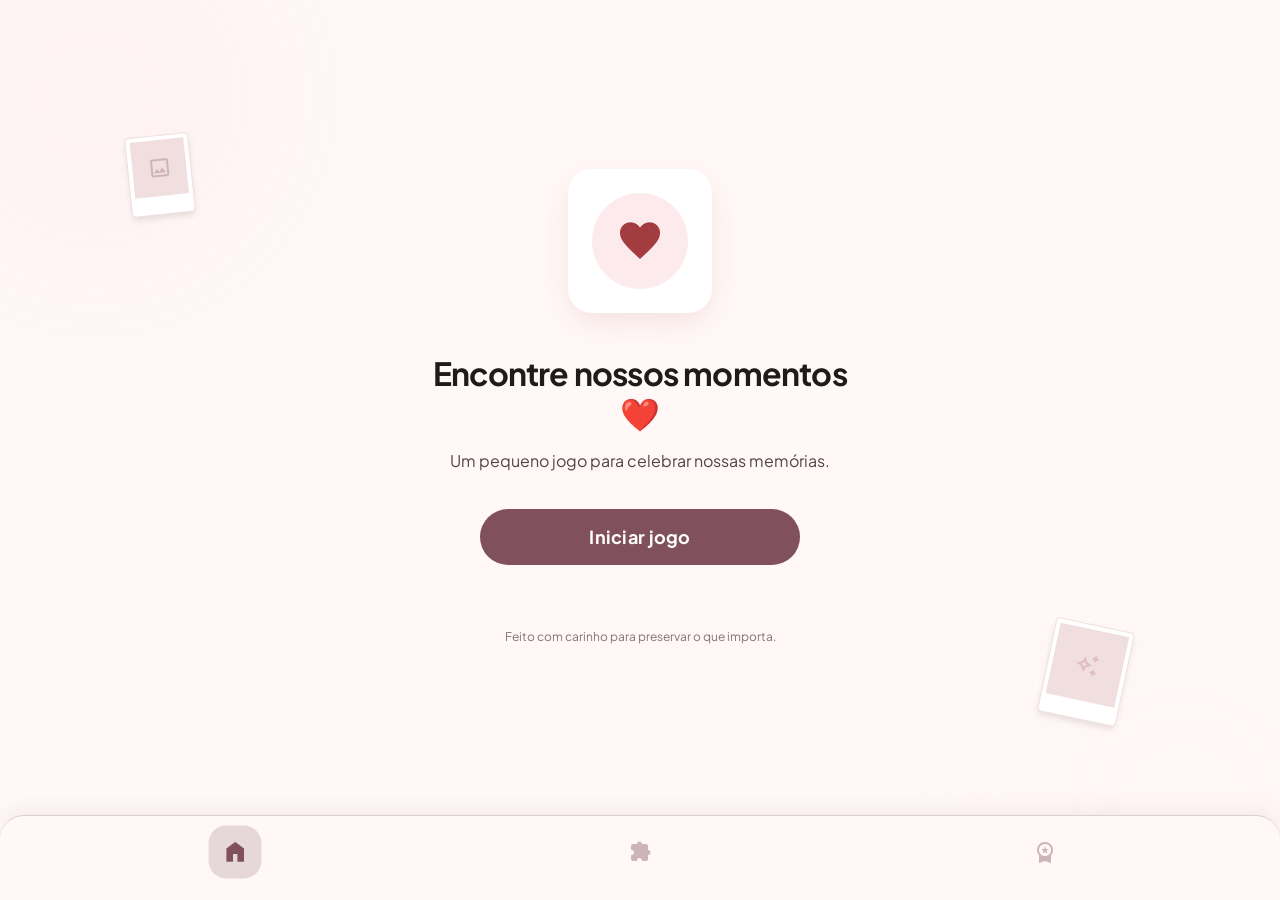
<file: index.html>
<!DOCTYPE html>
<html lang="pt-br">
<head>
  <meta charset="utf-8"/>
  <meta content="width=device-width, initial-scale=1.0" name="viewport"/>
  <title>Encontre Nossos Momentos</title>
  <!-- Fontes -->
  <link href="https://fonts.googleapis.com/css2?family=Plus+Jakarta+Sans:wght@400;500;600;700&display=swap" rel="stylesheet"/>
  <link href="https://fonts.googleapis.com/css2?family=Material+Symbols+Outlined:wght,FILL@100..700,0..1&display=swap" rel="stylesheet"/>
  <!-- CSS -->
  <link rel="stylesheet" href="styles/global.css">
  <link rel="stylesheet" href="styles/home.css">
  <!-- Data e JS -->
  <script src="data/memorias.js"></script>
  <script src="js/home.js" defer></script>
</head>
<body>

  <div class="home-container bg-background">
    <!-- Decorative Background Elements -->
    <div class="home-bg-decorations">
      <div class="home-blob-primary"></div>
      <div class="home-blob-secondary"></div>
    </div>

    <!-- Main Content Vessel -->
    <div class="home-content">
      <!-- Hero Illustration/Icon -->
      <div class="home-hero-icon soft-glow">
        <div class="home-hero-circle">
          <span class="material-symbols-outlined" style="font-size: 48px; font-variation-settings: 'FILL' 1;">favorite</span>
        </div>
      </div>

      <!-- Headline Text -->
      <div class="home-headline">
        <h1 class="home-title">Encontre nossos momentos ❤️</h1>
        <p class="home-subtitle">Um pequeno jogo para celebrar nossas memórias.</p>
      </div>

      <!-- Action Area -->
      <div class="home-actions">
        <a href="telas/jogo.html" class="home-btn-play"><span class="truncate">Iniciar jogo</span></a>
      </div>
    </div>

    <!-- Floating Decorative Memories -->
    <div class="home-floating-memories">
      <div class="home-polaroid home-polaroid-1">
        <div class="home-polaroid-img">
          <span class="material-symbols-outlined">image</span>
        </div>
      </div>
      <div class="home-polaroid home-polaroid-2">
        <div class="home-polaroid-img">
          <span class="material-symbols-outlined">auto_awesome</span>
        </div>
      </div>
    </div>

    <!-- Footer Note -->
    <div class="home-footer">
      <p class="home-footer-text">Feito com carinho para preservar o que importa.</p>
    </div>
  </div>

  <!-- Bottom Navigation -->
  <nav class="nav-bar">
    <a href="index.html" class="nav-item nav-item-active">
      <span class="material-symbols-outlined" style="font-variation-settings: 'FILL' 1;">home</span>
    </a>
    <a href="telas/jogo.html" class="nav-item">
      <span class="material-symbols-outlined" style="font-variation-settings: 'FILL' 1;">extension</span>
    </a>
    <a href="telas/galeria.html" class="nav-item">
      <span class="material-symbols-outlined" style="font-variation-settings: 'FILL' 1;">workspace_premium</span>
    </a>
  </nav>

</body>
</html>
</file>
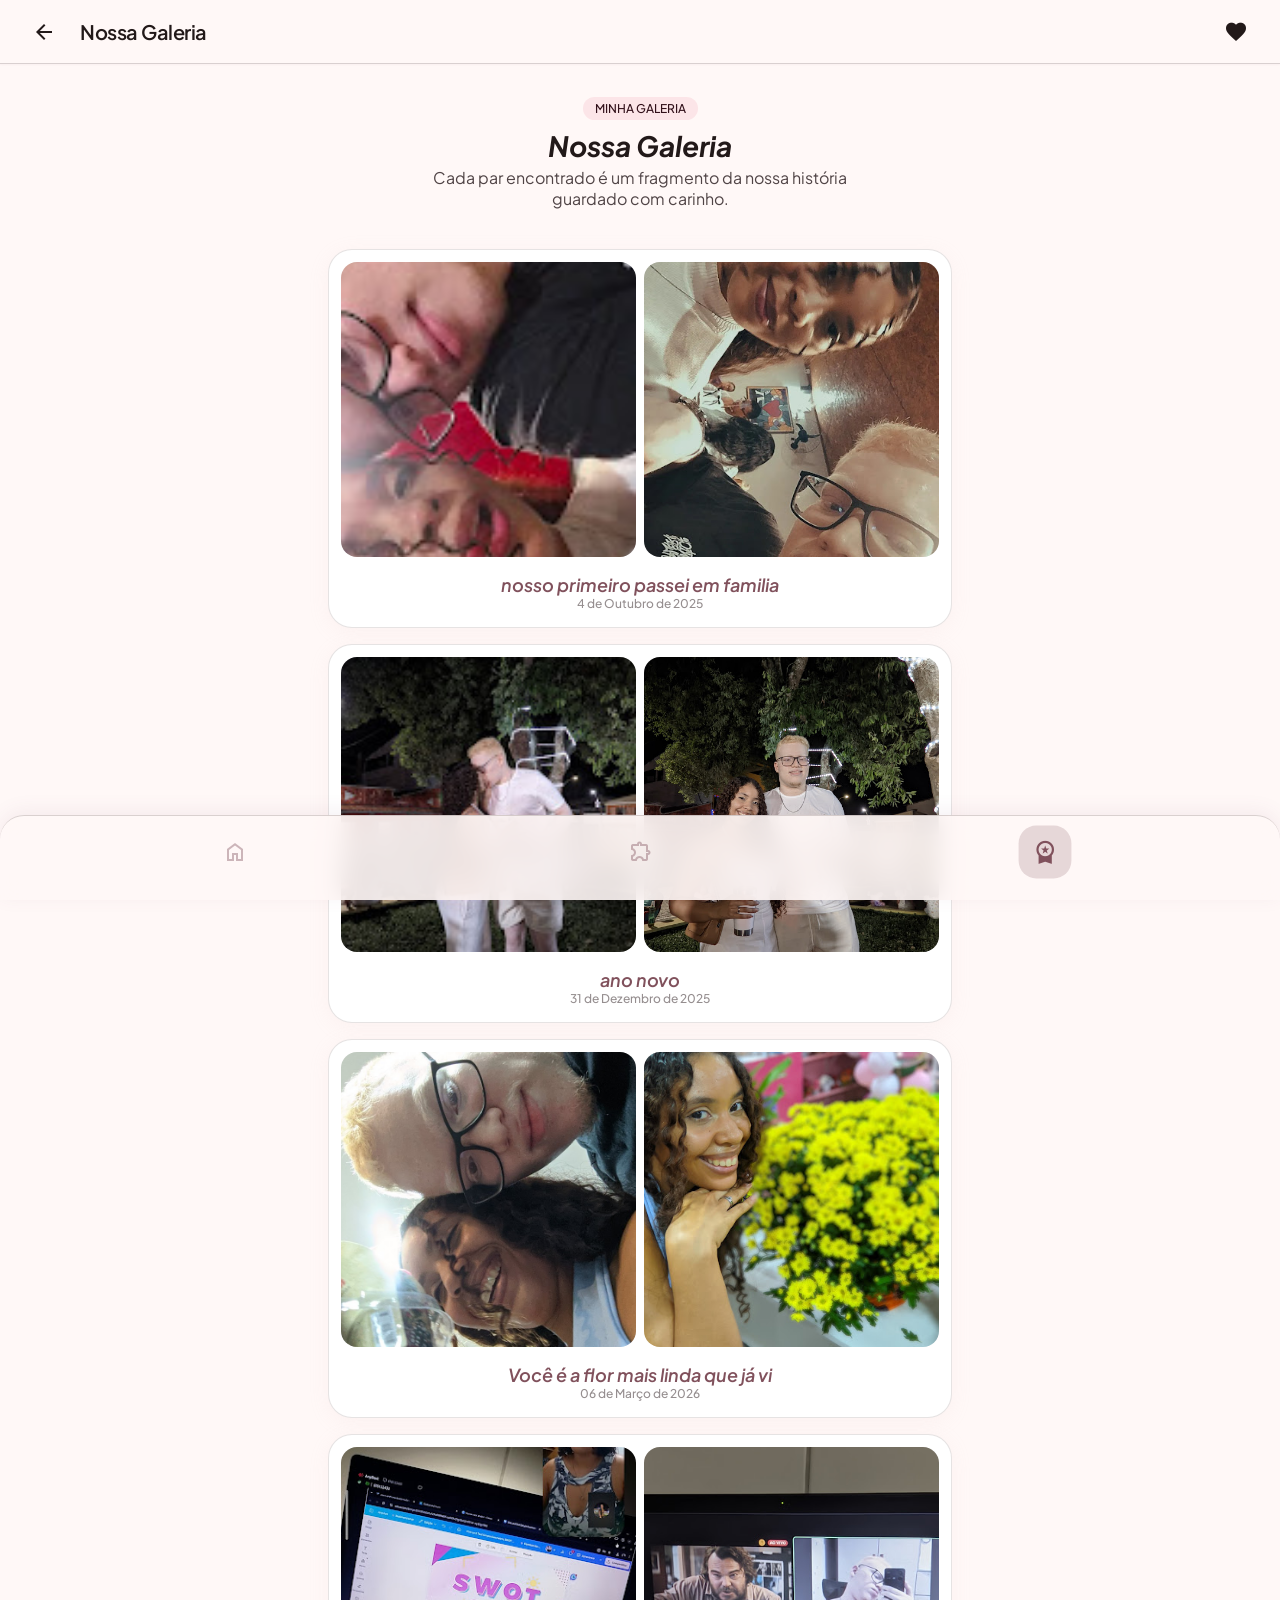
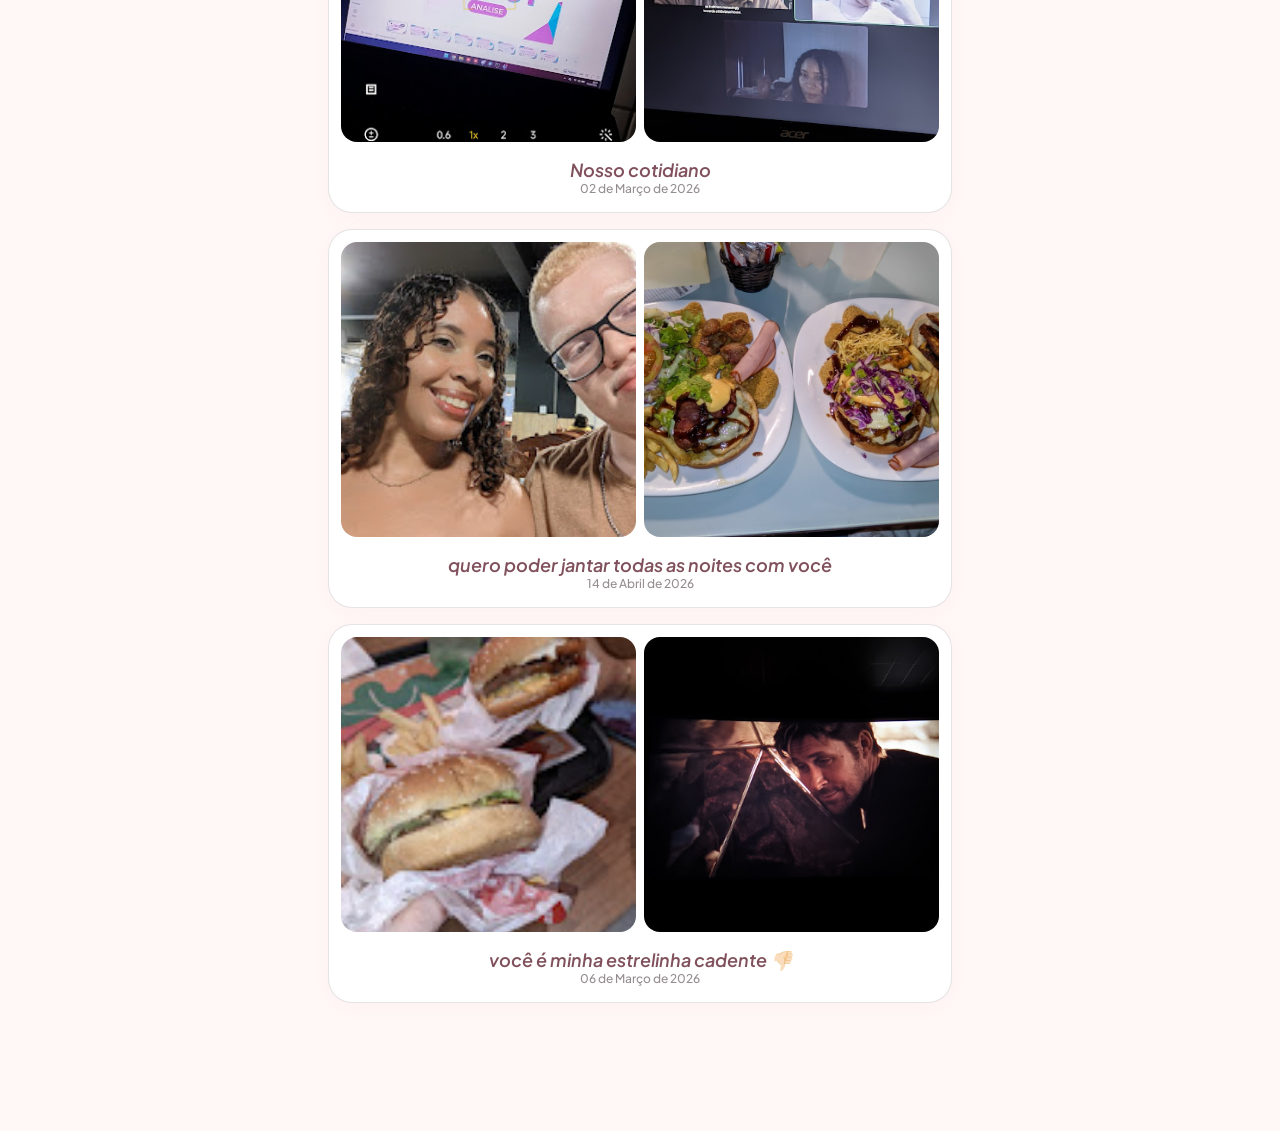
<file: telas/galeria.html>
<!DOCTYPE html>
<html lang="pt-br">
<head>
  <meta charset="utf-8"/>
  <meta content="width=device-width, initial-scale=1.0" name="viewport"/>
  <title>Galeria de Memórias</title>
  <!-- Fontes -->
  <link href="https://fonts.googleapis.com/css2?family=Plus+Jakarta+Sans:wght@300;400;500;600;700;800&display=swap" rel="stylesheet"/>
  <link href="https://fonts.googleapis.com/css2?family=Material+Symbols+Outlined:wght,FILL@100..700,0..1&display=swap" rel="stylesheet"/>
  <!-- CSS -->
  <link rel="stylesheet" href="../styles/global.css">
  <link rel="stylesheet" href="../styles/galeria.css">
  <!-- Data e JS -->
  <script src="../data/memorias.js"></script>
  <script src="../js/galeria.js" defer></script>
</head>
<body class="bg-background text-on-background">

  <!-- TopAppBar -->
  <header class="galeria-header">
    <div class="galeria-header-left">
      <a href="../index.html" class="galeria-back-btn"><span class="material-symbols-outlined">arrow_back</span></a>
      <h1 class="galeria-header-title">Nossa Galeria</h1>
    </div>
    <button class="galeria-header-fav">
      <span class="material-symbols-outlined text-on-background" style="font-variation-settings: 'FILL' 1;">favorite</span>
    </button>
  </header>

  <main class="galeria-main">
    <!-- Header Text Section -->
    <div class="galeria-intro">
      <span class="galeria-badge">Minha Galeria</span>
      <h2 class="galeria-heading">Nossa Galeria</h2>
      <p class="galeria-description">Cada par encontrado é um fragmento da nossa história guardado com carinho.</p>
    </div>

    <!-- Gallery List -->
    <div class="galeria-list" id="galeria-list">
    </div>
  </main>

  <!-- Bottom Navigation -->
  <nav class="nav-bar">
    <a href="../index.html" class="nav-item">
      <span class="material-symbols-outlined">home</span>
    </a>
    <a href="jogo.html" class="nav-item">
      <span class="material-symbols-outlined">extension</span>
    </a>
    <a href="galeria.html" class="nav-item nav-item-active">
      <span class="material-symbols-outlined" style="font-variation-settings: 'FILL' 1;">workspace_premium</span>
    </a>
  </nav>

</body>
</html>
</file>
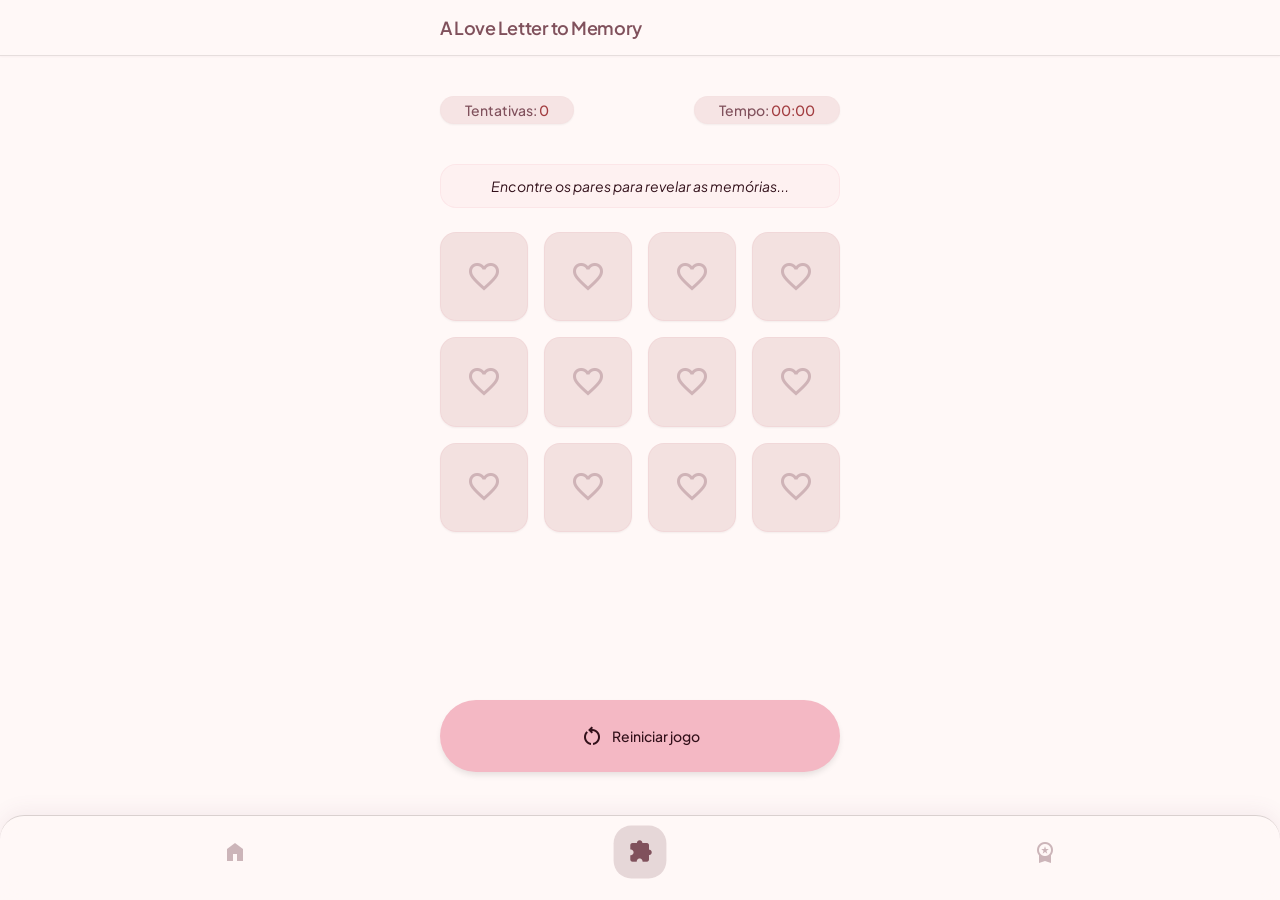
<file: telas/jogo.html>
<!DOCTYPE html>
<html lang="pt-br">
<head>
  <meta charset="utf-8"/>
  <meta content="width=device-width, initial-scale=1.0" name="viewport"/>
  <title>Jogo da Memória</title>
  <!-- Fontes -->
  <link href="https://fonts.googleapis.com/css2?family=Plus+Jakarta+Sans:wght@400;500;600;700&display=swap" rel="stylesheet"/>
  <link href="https://fonts.googleapis.com/css2?family=Material+Symbols+Outlined:wght,FILL@100..700,0..1&display=swap" rel="stylesheet"/>
  <!-- CSS -->
  <link rel="stylesheet" href="../styles/global.css">
  <link rel="stylesheet" href="../styles/jogo.css">
  <!-- Data e JS -->
  <script src="../data/memorias.js"></script>
  <script src="../js/jogo.js" defer></script>
</head>
<body class="bg-background text-on-background min-h-screen flex flex-col items-center">

  <!-- Top Navigation Shell -->
  <header class="game-header">
    <nav class="game-header-inner">
      <div class="flex items-center gap-sm">
        <h1 class="game-title">A Love Letter to Memory</h1>
      </div>
    </nav>
  </header>

  <!-- Main Game Canvas -->
  <main class="game-canvas">
    <!-- Game Header / Stats -->
    <div class="game-stats">
      <div class="game-stats-box">
        <p class="game-stats-text">Tentativas: <span id="contador-tentativas" class="text-secondary">0</span></p>
      </div>
      <div class="game-stats-box">
        <p class="game-stats-text">Tempo: <span id="contador-tempo" class="text-secondary">00:00</span></p>
      </div>
    </div>

    <!-- Dynamic Message Area -->
    <div class="game-message">
      <p class="game-message-text">Encontre os pares para revelar as memórias...</p>
    </div>

    <!-- Memory Grid (4x3) -->
    <div class="game-grid" id="game-grid">
    </div>

    <!-- Action Button -->
    <div class="w-full mt-auto">
      <a href="jogo.html" class="game-restart-btn">
        <span class="material-symbols-outlined" data-icon="restart_alt">restart_alt</span> Reiniciar jogo
      </a>
    </div>
  </main>

  <!-- Bottom Navigation -->
  <nav class="nav-bar">
    <a href="../index.html" class="nav-item">
      <span class="material-symbols-outlined" style="font-variation-settings: 'FILL' 1;">home</span>
    </a>
    <a href="jogo.html" class="nav-item nav-item-active">
      <span class="material-symbols-outlined" style="font-variation-settings: 'FILL' 1;">extension</span>
    </a>
    <a href="galeria.html" class="nav-item">
      <span class="material-symbols-outlined" style="font-variation-settings: 'FILL' 1;">workspace_premium</span>
    </a>
  </nav>

</body>
</html>
</file>
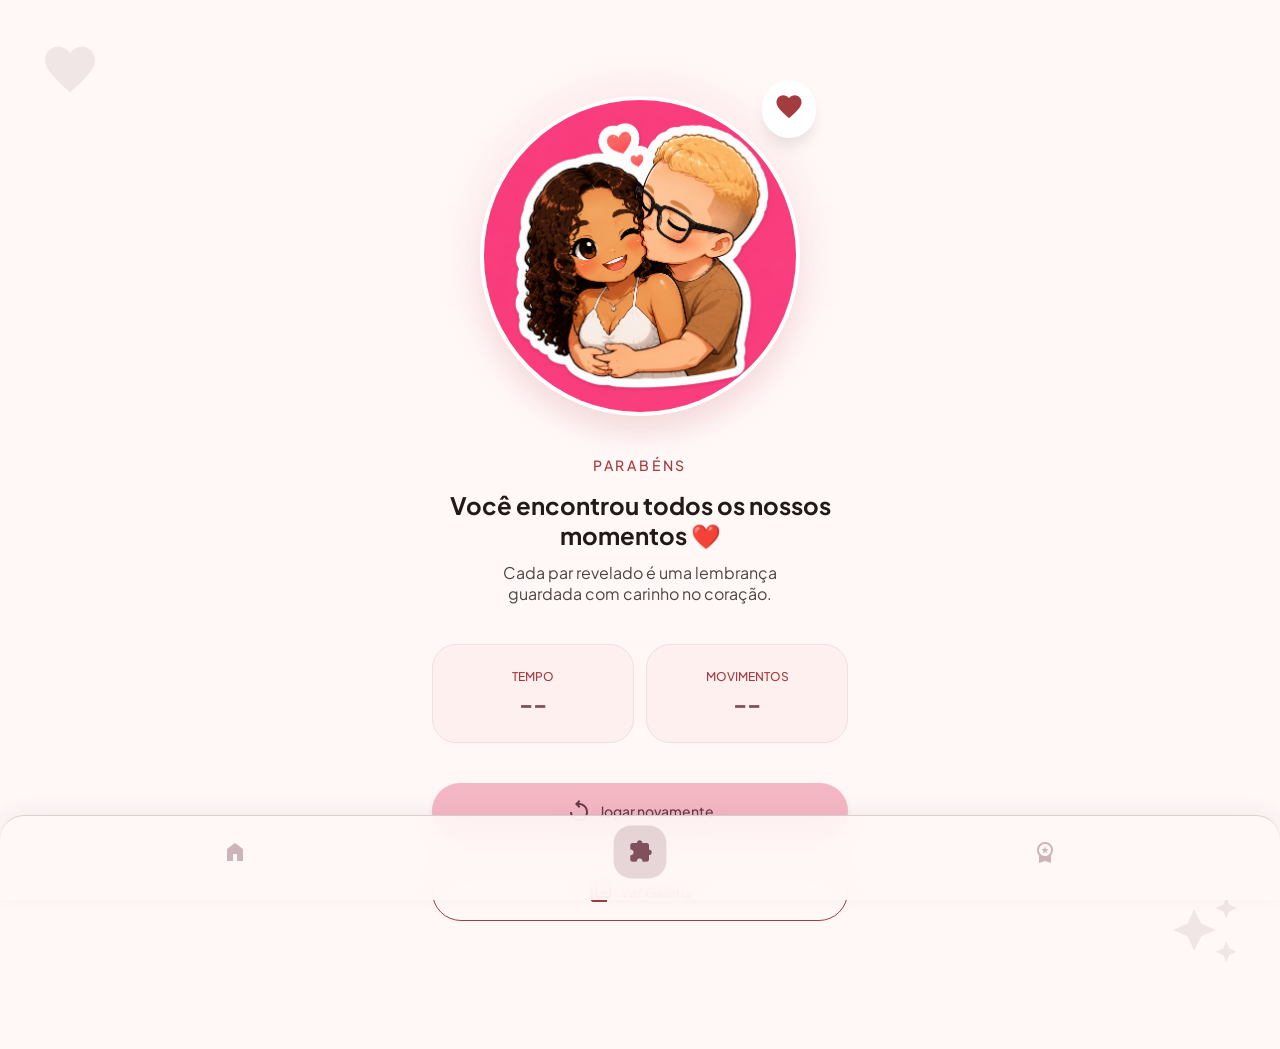
<file: telas/vitoria.html>
<!DOCTYPE html>
<html lang="pt-br">
<head>
  <meta charset="utf-8"/>
  <meta content="width=device-width, initial-scale=1.0" name="viewport"/>
  <title>Vitória!</title>
  <!-- Fontes -->
  <link href="https://fonts.googleapis.com/css2?family=Plus+Jakarta+Sans:wght@400;500;600;700&display=swap" rel="stylesheet"/>
  <link href="https://fonts.googleapis.com/css2?family=Material+Symbols+Outlined:wght,FILL@100..700,0..1&display=swap" rel="stylesheet"/>
  <!-- CSS -->
  <link rel="stylesheet" href="../styles/global.css">
  <link rel="stylesheet" href="../styles/vitoria.css">
  <!-- Data e JS -->
  <script src="../data/memorias.js"></script>
  <script src="../js/vitoria.js" defer></script>
</head>
<body class="bg-background text-on-background min-h-screen flex flex-col overflow-x-hidden">


  <!-- Main Content Canvas -->
  <main class="vitoria-canvas">
    <!-- Background Decorative Elements -->
    <div class="vitoria-bg-deco">
      <div class="vitoria-deco-icon vitoria-deco-icon-top">
        <span class="material-symbols-outlined" data-icon="favorite" style="font-size: 3.75rem; font-variation-settings: 'FILL' 1;">favorite</span>
      </div>
      <div class="vitoria-deco-icon vitoria-deco-icon-bottom">
        <span class="material-symbols-outlined" data-icon="auto_awesome" style="font-size: 4.375rem; font-variation-settings: 'FILL' 1;">auto_awesome</span>
      </div>
    </div>

    <!-- Success Vessel -->
    <div class="vitoria-vessel">
      <!-- Celebration Hero Image -->
      <div class="vitoria-hero">
        <div class="vitoria-hero-blur"></div>
        <img class="vitoria-hero-img" 
          data-alt="Foto de um casal"
          src="../fotos/ft_vitoria.jpg"/>
        <div class="vitoria-heart-badge heart-float">
          <span class="material-symbols-outlined" data-icon="favorite"style="font-variation-settings: 'FILL' 1;">favorite</span>
        </div>
      </div>

      <!-- Message Group -->
      <div class="vitoria-messages">
        <span class="vitoria-label block">Parabéns</span>
        <h2 class="vitoria-headline">Você encontrou todos os nossos momentos ❤️</h2>
        <p class="vitoria-body">Cada par revelado é uma lembrança guardada com carinho no coração.</p>
      </div>

      <!-- Stats Summary -->
      <div class="vitoria-stats">
        <div class="vitoria-stat">
          <span class="vitoria-stat-label">TEMPO</span>
          <span id="vitoria-tempo" class="vitoria-stat-value">02:45</span>
        </div>
        <div class="vitoria-stat">
          <span class="vitoria-stat-label">MOVIMENTOS</span>
          <span id="vitoria-movimentos" class="vitoria-stat-value">18</span>
        </div>
      </div>

      <!-- Primary Actions -->
      <div class="vitoria-actions">
        <a href="jogo.html" class="vitoria-btn-primary">
          <span class="material-symbols-outlined" data-icon="replay">replay</span> Jogar novamente
        </a>
        <a href="galeria.html" class="vitoria-btn-secondary">
          <span class="material-symbols-outlined" data-icon="photo_library">photo_library</span> Ver Galeria
        </a>
      </div>
    </div>
  </main>

  <!-- Bottom Navigation -->
  <nav class="nav-bar">
    <a href="../index.html" class="nav-item">
      <span class="material-symbols-outlined" style="font-variation-settings: 'FILL' 1;">home</span>
    </a>
    <a href="jogo.html" class="nav-item nav-item-active">
      <span class="material-symbols-outlined" style="font-variation-settings: 'FILL' 1;">extension</span>
    </a>
    <a href="galeria.html" class="nav-item">
      <span class="material-symbols-outlined" style="font-variation-settings: 'FILL' 1;">workspace_premium</span>
    </a>
  </nav>

</body>
</html>
</file>
<file: styles/global.css>
/* ========================================================================
   global.css — Design System "Velvet Memory" (CSS puro)
   ======================================================================== */

/* --- Reset --- */
*, *::before, *::after {
  box-sizing: border-box;
  margin: 0;
  padding: 0;
}

/* --- Variáveis CSS — Paleta Velvet Memory --- */
:root {
  /* Cores */
  --background:                #fff8f7;
  --on-background:             #221919;
  --surface:                   #fff8f7;
  --surface-dim:               #e7d6d6;
  --surface-bright:            #fff8f7;
  --surface-container-lowest:  #ffffff;
  --surface-container-low:     #fff0f0;
  --surface-container:         #fceae9;
  --surface-container-high:    #f6e4e4;
  --surface-container-highest: #f0dfde;
  --surface-variant:           #f0dfde;
  --surface-tint:              #80515c;
  --on-surface:                #221919;
  --on-surface-variant:        #504446;
  --inverse-surface:           #382e2e;
  --inverse-on-surface:        #feedec;
  --outline:                   #837376;
  --outline-variant:           #d4c2c4;
  --primary:                   #80515c;
  --on-primary:                #ffffff;
  --primary-container:         #f4b8c4;
  --on-primary-container:      #32101a;
  --primary-fixed:             #ffd9e0;
  --primary-fixed-dim:         #f3b7c3;
  --on-primary-fixed:          #32101a;
  --on-primary-fixed-variant:  #653a44;
  --inverse-primary:           #f3b7c3;
  --secondary:                 #a23c3f;
  --on-secondary:              #ffffff;
  --secondary-container:       #ffdad8;
  --on-secondary-container:    #410007;
  --tertiary:                  #615e57;
  --on-tertiary:               #ffffff;
  --tertiary-container:        #ccc7bf;
  --on-tertiary-container:     #56534c;
  --error:                     #ba1a1a;
  --on-error:                  #ffffff;
  --error-container:           #ffdad6;
  --on-error-container:        #93000a;

  /* Espaçamentos */
  --spacing-xs:          4px;
  --spacing-sm:          12px;
  --spacing-base:        8px;
  --spacing-md:          24px;
  --spacing-lg:          40px;
  --spacing-xl:          64px;
  --container-padding:   24px;
  --grid-gutter:         16px;

  /* Raios de borda */
  --radius-sm:   0.25rem;
  --radius-md:   0.75rem;
  --radius-lg:   1rem;
  --radius-xl:   1.5rem;
  --radius-full: 9999px;
}

/* --- Tipografia base --- */
body {
  font-family: 'Plus Jakarta Sans', sans-serif;
  min-height: 100dvh;
  background-color: var(--background);
  color: var(--on-background);
  -webkit-font-smoothing: antialiased;
  -moz-osx-font-smoothing: grayscale;
}

/* Material Symbols */
.material-symbols-outlined {
  font-variation-settings: 'FILL' 0, 'wght' 400, 'GRAD' 0, 'opsz' 24;
  display: inline-block;
  line-height: 1;
  text-transform: none;
  letter-spacing: normal;
  word-wrap: normal;
  white-space: nowrap;
  direction: ltr;
}

img { display: block; max-width: 100%; }
a { text-decoration: none; color: inherit; }

/* ========================================================================
   Classes utilitárias de COR
   ======================================================================== */
.bg-background              { background-color: var(--background); }
.bg-surface                 { background-color: var(--surface); }
.bg-surface-container       { background-color: var(--surface-container); }
.bg-surface-container-low   { background-color: var(--surface-container-low); }
.bg-surface-container-high  { background-color: var(--surface-container-high); }
.bg-surface-container-lowest  { background-color: var(--surface-container-lowest); }
.bg-surface-container-highest { background-color: var(--surface-container-highest); }
.bg-primary                 { background-color: var(--primary); }
.bg-primary-container       { background-color: var(--primary-container); }
.bg-secondary-container     { background-color: var(--secondary-container); }
.bg-white                   { background-color: #ffffff; }

.text-primary               { color: var(--primary); }
.text-secondary             { color: var(--secondary); }
.text-on-primary            { color: var(--on-primary); }
.text-on-background         { color: var(--on-background); }
.text-on-surface            { color: var(--on-surface); }
.text-on-surface-variant    { color: var(--on-surface-variant); }
.text-on-primary-container  { color: var(--on-primary-container); }
.text-on-primary-fixed-variant { color: var(--on-primary-fixed-variant); }
.text-outline               { color: var(--outline); }

.border-outline             { border-color: var(--outline); }
.border-primary             { border-color: var(--primary); }
.border-primary-container   { border-color: var(--primary-container); }
.border-secondary           { border-color: var(--secondary); }
.border-surface-variant     { border-color: var(--surface-variant); }

/* ========================================================================
   Classes utilitárias de LAYOUT
   ======================================================================== */
.flex       { display: flex; }
.flex-col   { flex-direction: column; }
.flex-row   { flex-direction: row; }
.flex-1     { flex: 1; }
.items-center   { align-items: center; }
.items-end      { align-items: flex-end; }
.justify-center { justify-content: center; }
.justify-between { justify-content: space-between; }
.justify-around  { justify-content: space-around; }
.w-full     { width: 100%; }
.h-full     { height: 100%; }
.min-h-screen { min-height: 100vh; }
.relative   { position: relative; }
.absolute   { position: absolute; }
.fixed      { position: fixed; }
.inset-0    { inset: 0; }
.z-10       { z-index: 10; }
.z-20       { z-index: 20; }
.z-50       { z-index: 50; }
.overflow-hidden   { overflow: hidden; }
.overflow-x-hidden { overflow-x: hidden; }
.pointer-events-none { pointer-events: none; }
.cursor-pointer { cursor: pointer; }
.truncate   { overflow: hidden; text-overflow: ellipsis; white-space: nowrap; }
.block      { display: block; }
.inline-block { display: inline-block; }
.text-center { text-align: center; }
.mx-auto    { margin-left: auto; margin-right: auto; }

/* ========================================================================
   Classes utilitárias de ESPAÇAMENTO
   ======================================================================== */
.p-xs  { padding: var(--spacing-xs); }
.p-sm  { padding: var(--spacing-sm); }
.p-md  { padding: var(--spacing-md); }
.p-lg  { padding: var(--spacing-lg); }
.px-xs { padding-left: var(--spacing-xs); padding-right: var(--spacing-xs); }
.px-sm { padding-left: var(--spacing-sm); padding-right: var(--spacing-sm); }
.px-md { padding-left: var(--spacing-md); padding-right: var(--spacing-md); }
.px-lg { padding-left: var(--spacing-lg); padding-right: var(--spacing-lg); }
.py-xs { padding-top: var(--spacing-xs); padding-bottom: var(--spacing-xs); }
.py-sm { padding-top: var(--spacing-sm); padding-bottom: var(--spacing-sm); }
.py-md { padding-top: var(--spacing-md); padding-bottom: var(--spacing-md); }
.mb-xs { margin-bottom: var(--spacing-xs); }
.mb-sm { margin-bottom: var(--spacing-sm); }
.mb-md { margin-bottom: var(--spacing-md); }
.mb-lg { margin-bottom: var(--spacing-lg); }
.mt-auto { margin-top: auto; }
.gap-xs  { gap: var(--spacing-xs); }
.gap-sm  { gap: var(--spacing-sm); }
.gap-md  { gap: var(--spacing-md); }
.gap-base { gap: var(--spacing-base); }
.gap-grid-gutter { gap: var(--grid-gutter); }

/* ========================================================================
   Classes utilitárias de TIPOGRAFIA
   ======================================================================== */
.text-sm   { font-size: 0.875rem; line-height: 1.25rem; }
.text-base { font-size: 1rem; line-height: 1.5rem; }
.text-lg   { font-size: 1.125rem; line-height: 1.75rem; }
.text-xl   { font-size: 1.25rem; line-height: 1.75rem; }
.text-2xl  { font-size: 1.5rem; line-height: 2rem; }
.text-3xl  { font-size: 1.875rem; line-height: 2.25rem; }

.font-normal   { font-weight: 400; }
.font-medium   { font-weight: 500; }
.font-semibold { font-weight: 600; }
.font-bold     { font-weight: 700; }
.italic        { font-style: italic; }
.uppercase     { text-transform: uppercase; }
.tracking-tight { letter-spacing: -0.025em; }

/* ========================================================================
   Classes utilitárias de BORDA e SOMBRA
   ======================================================================== */
.rounded-sm   { border-radius: var(--radius-sm); }
.rounded-md   { border-radius: var(--radius-md); }
.rounded-lg   { border-radius: var(--radius-lg); }
.rounded-xl   { border-radius: var(--radius-xl); }
.rounded-full { border-radius: var(--radius-full); }
.border       { border: 1px solid; }
.shadow-sm    { box-shadow: 0 1px 2px 0 rgba(0, 0, 0, 0.05); }
.shadow-md    { box-shadow: 0 4px 6px -1px rgba(0, 0, 0, 0.1), 0 2px 4px -2px rgba(0, 0, 0, 0.1); }
.shadow-lg    { box-shadow: 0 10px 15px -3px rgba(0, 0, 0, 0.1), 0 4px 6px -4px rgba(0, 0, 0, 0.1); }
.shadow-xl    { box-shadow: 0 20px 25px -5px rgba(0, 0, 0, 0.1), 0 8px 10px -6px rgba(0, 0, 0, 0.1); }

/* ========================================================================
   Classes utilitárias de GRID
   ======================================================================== */
.grid         { display: grid; }
.grid-cols-2  { grid-template-columns: repeat(2, 1fr); }
.grid-cols-3  { grid-template-columns: repeat(3, 1fr); }

/* ========================================================================
   Classes especiais do design system
   ======================================================================== */
.soft-glow {
  box-shadow: 0 10px 30px -5px rgba(162, 60, 63, 0.15);
}

/* Seleção de texto com cores da paleta */
::selection {
  background-color: var(--primary-container);
  color: var(--on-primary-container);
}

/* Transições padrão */
.transition-all     { transition: all 0.2s ease; }
.transition-colors  { transition: color 0.2s ease, background-color 0.2s ease, border-color 0.2s ease; }
.transition-transform { transition: transform 0.2s ease; }

/* Aspect ratio */
.aspect-square { aspect-ratio: 1 / 1; }

/* Específicos que o Tailwind gerava e precisamos no CSS puro */
.object-cover { object-fit: cover; }
.leading-tight { line-height: 1.25; }
.leading-normal { line-height: 1.5; }

/* Backdrop blur (navegação) */
.backdrop-blur-md { backdrop-filter: blur(12px); -webkit-backdrop-filter: blur(12px); }

/* ========================================================================
   Barra de navegação inferior (componente global)
   ======================================================================== */
.nav-bar {
  position: fixed;
  bottom: 0;
  left: 0;
  width: 100%;
  z-index: 50;
  display: flex;
  justify-content: space-around;
  align-items: center;
  padding: 12px 32px 24px;
  background-color: rgba(255, 248, 247, 0.9);
  backdrop-filter: blur(12px);
  -webkit-backdrop-filter: blur(12px);
  border-radius: 24px 24px 0 0;
  border-top: 1px solid rgba(131, 115, 118, 0.3);
  box-shadow: 0 -4px 20px rgba(122, 79, 109, 0.08);
}

.nav-item {
  display: flex;
  flex-direction: column;
  align-items: center;
  justify-content: center;
  border-radius: 16px;
  padding: 12px;
  transition: all 0.2s ease;
  color: rgba(128, 81, 92, 0.4);
}

.nav-item:hover {
  background-color: rgba(128, 81, 92, 0.1);
}

.nav-item-active {
  background-color: rgba(128, 81, 92, 0.2);
  color: var(--primary);
  transform: scale(1.1);
}
</file>
<file: styles/home.css>
/* home.css — Estilos exclusivos da página inicial */

/* Container principal da home */
.home-container {
  position: relative;
  display: flex;
  height: auto;
  min-height: 100vh;
  width: 100%;
  flex-direction: column;
  align-items: center;
  justify-content: center;
  padding: 40px var(--container-padding) 128px;
  overflow-x: hidden;
}

/* Elementos decorativos de fundo */
.home-bg-decorations {
  position: absolute;
  top: 0;
  left: 0;
  width: 100%;
  height: 100%;
  pointer-events: none;
  overflow: hidden;
  opacity: 0.4;
}

.home-blob-primary {
  position: absolute;
  top: -96px;
  left: -96px;
  width: 384px;
  height: 384px;
  border-radius: 9999px;
  background-color: rgba(244, 184, 196, 0.2);
  filter: blur(64px);
}

.home-blob-secondary {
  position: absolute;
  bottom: -96px;
  right: -96px;
  width: 384px;
  height: 384px;
  border-radius: 9999px;
  background-color: rgba(255, 218, 216, 0.1);
  filter: blur(64px);
}

/* Conteúdo principal centralizado */
.home-content {
  position: relative;
  z-index: 10;
  width: 100%;
  max-width: 480px;
  display: flex;
  flex-direction: column;
  align-items: center;
}

/* Hero icon container */
.home-hero-icon {
  margin-bottom: var(--spacing-lg);
  padding: 24px;
  background-color: var(--surface-container-lowest);
  border-radius: var(--radius-xl);
}

.home-hero-circle {
  width: 96px;
  height: 96px;
  display: flex;
  align-items: center;
  justify-content: center;
  background-color: rgba(244, 184, 196, 0.3);
  border-radius: 9999px;
  color: var(--secondary);
}

/* Headline */
.home-headline {
  width: 100%;
  text-align: center;
  margin-bottom: var(--spacing-md);
}

.home-title {
  color: var(--on-surface);
  letter-spacing: -0.025em;
  font-size: 32px;
  font-weight: 700;
  line-height: 1.25;
  padding: 0 16px 12px;
}

.home-subtitle {
  color: var(--on-surface-variant);
  font-size: 1rem;
  font-weight: 400;
  line-height: 1.5;
  padding: 4px 16px 12px;
}

/* Botão de ação */
.home-actions {
  display: flex;
  flex-direction: column;
  gap: var(--spacing-sm);
  width: 100%;
  padding: 0 16px;
  align-items: center;
}

.home-btn-play {
  width: 100%;
  max-width: 320px;
  display: flex;
  cursor: pointer;
  align-items: center;
  justify-content: center;
  overflow: hidden;
  border-radius: 9999px;
  height: 56px;
  padding: 0 32px;
  background-color: var(--primary);
  color: var(--on-primary);
  font-size: 1.125rem;
  font-weight: 700;
  line-height: 1.5;
  letter-spacing: 0.015em;
  border: none;
  transition: all 0.2s ease;
}

.home-btn-play:hover {
  transform: scale(1.02);
  box-shadow: 0 10px 15px -3px rgba(0, 0, 0, 0.1);
}

.home-btn-play:active {
  transform: scale(0.98);
}

/* Fotos decorativas flutuantes */
.home-floating-memories {
  position: fixed;
  inset: 0;
  pointer-events: none;
}

.home-polaroid {
  position: absolute;
  background: white;
  padding: 4px;
  border-radius: var(--radius-sm);
  box-shadow: 0 4px 6px -1px rgba(0, 0, 0, 0.1);
  border: 1px solid var(--surface-container-highest);
  display: none;
}

.home-polaroid-img {
  width: 100%;
  display: flex;
  align-items: center;
  justify-content: center;
}

.home-polaroid-1 {
  top: 15%;
  left: 10%;
  transform: rotate(-6deg);
  width: 64px;
  height: 80px;
}

.home-polaroid-1 .home-polaroid-img {
  height: 56px;
  background-color: var(--surface-container-highest);
  color: rgba(128, 81, 92, 0.3);
}

.home-polaroid-2 {
  bottom: 20%;
  right: 12%;
  transform: rotate(12deg);
  width: 80px;
  height: 96px;
}

.home-polaroid-2 .home-polaroid-img {
  height: 72px;
  background-color: var(--surface-container-highest);
  color: rgba(162, 60, 63, 0.2);
}

@media (min-width: 640px) {
  .home-polaroid { display: block; }
}

/* Rodapé */
.home-footer {
  margin-top: var(--spacing-xl);
  text-align: center;
  padding: 0 var(--container-padding);
}

.home-footer-text {
  font-size: 0.75rem;
  color: var(--outline);
  font-weight: 400;
}
</file>
<file: styles/galeria.css>
/* galeria.css — Estilos exclusivos dos cards de memória da galeria */

/* Header fixo da galeria */
.galeria-header {
  position: fixed;
  top: 0;
  width: 100%;
  z-index: 50;
  display: flex;
  justify-content: space-between;
  align-items: center;
  padding: 0 24px;
  height: 64px;
  background-color: var(--background);
  border-bottom: 1px solid rgba(131, 115, 118, 0.3);
  box-shadow: 0 1px 2px 0 rgba(128, 81, 92, 0.05);
}

.galeria-header-left {
  display: flex;
  align-items: center;
  gap: 16px;
}

.galeria-back-btn {
  display: flex;
  align-items: center;
  justify-content: center;
  padding: 8px;
  border-radius: 9999px;
  border: none;
  background: transparent;
  cursor: pointer;
  transition: background-color 0.2s ease;
}

.galeria-back-btn:hover {
  background-color: rgba(128, 81, 92, 0.1);
}

.galeria-header-title {
  font-size: 1.25rem;
  font-weight: 600;
  color: var(--on-background);
  letter-spacing: -0.025em;
}

.galeria-header-fav {
  display: flex;
  align-items: center;
  justify-content: center;
  padding: 8px;
  border-radius: 9999px;
  border: none;
  background: transparent;
  cursor: pointer;
  transition: background-color 0.2s ease;
}

.galeria-header-fav:hover {
  background-color: rgba(128, 81, 92, 0.1);
}

/* Container principal */
.galeria-main {
  max-width: 672px;
  margin: 0 auto;
  padding: 96px var(--container-padding) 128px;
}

/* Seção de texto do topo */
.galeria-intro {
  margin-bottom: var(--spacing-lg);
  text-align: center;
}

.galeria-badge {
  display: inline-block;
  padding: 4px 12px;
  margin-bottom: var(--spacing-base);
  background-color: rgba(244, 184, 196, 0.3);
  color: var(--on-primary-container);
  border-radius: var(--radius-xl);
  font-size: 0.75rem;
  font-weight: 500;
  text-transform: uppercase;
}

.galeria-heading {
  font-size: 1.75rem;
  font-weight: 700;
  color: var(--on-surface);
  margin-bottom: var(--spacing-xs);
  font-style: italic;
}

.galeria-description {
  font-size: 1rem;
  color: var(--on-surface-variant);
  max-width: 448px;
  margin: 0 auto;
}

/* Lista de memórias */
.galeria-list {
  display: flex;
  flex-direction: column;
  gap: var(--grid-gutter);
}

/* Card de memória individual */
.memory-card {
  background-color: var(--surface-container-lowest);
  padding: var(--spacing-sm);
  border-radius: var(--radius-xl);
  box-shadow: 0 4px 20px rgba(232, 196, 200, 0.12);
  border: 1px solid rgba(131, 115, 118, 0.2);
}

.memory-card-images {
  display: grid;
  grid-template-columns: repeat(2, 1fr);
  gap: var(--spacing-base);
  margin-bottom: var(--spacing-sm);
}

.memory-card-img-wrapper {
  aspect-ratio: 1 / 1;
  border-radius: var(--radius-lg);
  overflow: hidden;
  background-color: var(--surface-container);
}

.memory-card-img-wrapper img {
  width: 100%;
  height: 100%;
  object-fit: cover;
}

.memory-card-text {
  padding: var(--spacing-xs);
  text-align: center;
}

.memory-card-title {
  font-size: 18px;
  color: var(--primary);
  font-style: italic;
  font-weight: 600;
}

.memory-card-date {
  font-size: 0.75rem;
  color: var(--on-surface-variant);
  opacity: 0.6;
  font-weight: 500;
}
</file>
<file: styles/jogo.css>
/* jogo.css — Animações de flip das cartas e padrão romântico */

/* Perspectiva 3D do container do card */
.card-container {
  perspective: 1000px;
}

.card-inner {
  transition: transform 0.6s cubic-bezier(0.4, 0, 0.2, 1);
  transform-style: preserve-3d;
}

.card-flipped .card-inner {
  transform: rotateY(180deg);
}

.card-front, .card-back {
  backface-visibility: hidden;
  -webkit-backface-visibility: hidden;
}

.card-front {
  transform: rotateY(180deg);
}

/* Padrão de pontos românticos (costas da carta) */
.romantic-pattern {
  background-color: var(--surface-container);
  background-image:
    radial-gradient(var(--primary) 0.5px, transparent 0.5px),
    radial-gradient(var(--primary) 0.5px, var(--surface-container) 0.5px);
  background-size: 20px 20px;
  background-position: 0 0, 10px 10px;
  opacity: 0.2;
}

/* Header fixo do jogo */
.game-header {
  position: fixed;
  top: 0;
  width: 100%;
  z-index: 50;
  background-color: var(--background);
  border-bottom: 1px solid rgba(131, 115, 118, 0.2);
  box-shadow: 0 1px 2px 0 rgba(128, 81, 92, 0.05);
}

.game-header-inner {
  display: flex;
  justify-content: space-between;
  align-items: center;
  width: 100%;
  padding: 16px 24px;
  max-width: 448px;
  margin: 0 auto;
}

.game-title {
  font-size: 1.125rem;
  font-weight: 600;
  color: var(--primary);
  letter-spacing: -0.025em;
}

/* Canvas principal do jogo */
.game-canvas {
  flex: 1;
  width: 100%;
  max-width: 448px;
  padding: 0 var(--container-padding);
  display: flex;
  flex-direction: column;
  align-items: center;
  padding-top: 96px;
  padding-bottom: 128px;
}

/* Stats box */
.game-stats {
  width: 100%;
  display: flex;
  justify-content: space-between;
  align-items: flex-end;
  margin-bottom: var(--spacing-lg);
}

.game-stats-box {
  background-color: var(--surface-container-high);
  padding: var(--spacing-md) var(--spacing-xs);
  border-radius: var(--radius-xl);
  box-shadow: 0 1px 2px 0 rgba(0, 0, 0, 0.05);
  border: 1px solid rgba(240, 223, 222, 0.3);
  padding: var(--spacing-xs) var(--spacing-md);
}

.game-stats-text {
  color: var(--primary);
  font-weight: 500;
  font-size: 0.875rem;
}

/* Mensagem dinâmica */
.game-message {
  width: 100%;
  background-color: rgba(244, 184, 196, 0.1);
  border: 1px solid rgba(244, 184, 196, 0.2);
  padding: var(--spacing-sm) var(--spacing-md);
  border-radius: var(--radius-lg);
  margin-bottom: var(--spacing-md);
  text-align: center;
}

.game-message-text {
  color: var(--on-primary-container);
  font-style: italic;
  font-size: 0.875rem;
}

/* Grid das cartas */
.game-grid {
  display: grid;
  grid-template-columns: repeat(3, 1fr);
  gap: var(--grid-gutter);
  width: 100%;
  aspect-ratio: 3 / 4;
  margin-bottom: var(--spacing-lg);
}

@media (min-width: 640px) {
  .game-grid {
    grid-template-columns: repeat(4, 1fr);
    aspect-ratio: 4 / 3;
  }
}

/* Card wrapper */
.game-card {
  position: relative;
  cursor: pointer;
  perspective: 1000px;
}

.game-card .card-inner {
  position: relative;
  width: 100%;
  height: 100%;
  box-shadow: 0 1px 2px 0 rgba(0, 0, 0, 0.05);
  border-radius: var(--radius-lg);
}

/* Costas da carta */
.game-card .card-back {
  position: absolute;
  inset: 0;
  background-color: var(--surface-container-highest);
  border-radius: var(--radius-lg);
  display: flex;
  align-items: center;
  justify-content: center;
  overflow: hidden;
  border: 1px solid rgba(244, 184, 196, 0.2);
}

.game-card .card-back .material-symbols-outlined {
  color: rgba(128, 81, 92, 0.4);
  font-size: 2.25rem;
}

/* Frente da carta */
.game-card .card-front {
  position: absolute;
  inset: 0;
  background-color: var(--surface-container-lowest);
  border-radius: var(--radius-lg);
  display: flex;
  align-items: center;
  justify-content: center;
  border: 1px solid rgba(244, 184, 196, 0.4);
}

.game-card .card-front .material-symbols-outlined {
  color: var(--secondary);
  font-size: 3rem;
}

/* Card revelado (flipped) com destaque */
.game-card.card-flipped .card-front {
  border: 2px solid var(--secondary);
  box-shadow: 0 0 15px rgba(162, 60, 63, 0.15);
}

/* Botão reiniciar */
.game-restart-btn {
  width: 100%;
  background-color: var(--primary-container);
  color: var(--on-primary-container);
  font-weight: 500;
  font-size: 0.875rem;
  padding: var(--spacing-md) 0;
  border-radius: 9999px;
  box-shadow: 0 4px 6px -1px rgba(0, 0, 0, 0.1);
  display: flex;
  align-items: center;
  justify-content: center;
  gap: 8px;
  border: none;
  cursor: pointer;
  transition: all 0.2s ease;
}

.game-restart-btn:hover { opacity: 0.9; }
.game-restart-btn:active { transform: scale(0.98); }
</file>
<file: styles/vitoria.css>
/* vitoria.css — Tela de vitória: glass effect, heart float, decorações */

.glass-effect {
  backdrop-filter: blur(12px);
  -webkit-backdrop-filter: blur(12px);
  background: rgba(255, 248, 247, 0.8);
}

.heart-float {
  animation: float 3s ease-in-out infinite;
}

@keyframes float {
  0%, 100% { transform: translateY(0); }
  50% { transform: translateY(-10px); }
}

/* Header fixo da vitória */
.vitoria-header {
  position: fixed;
  top: 0;
  width: 100%;
  z-index: 50;
  background-color: var(--background);
  border-bottom: 1px solid rgba(131, 115, 118, 0.2);
  box-shadow: 0 1px 2px 0 rgba(128, 81, 92, 0.05);
}

.vitoria-header-inner {
  display: flex;
  justify-content: space-between;
  align-items: center;
  width: 100%;
  padding: 16px 24px;
  max-width: 448px;
  margin: 0 auto;
}

.vitoria-header-left {
  display: flex;
  align-items: center;
  gap: 8px;
}

.vitoria-title {
  font-size: 1.125rem;
  font-weight: 600;
  color: var(--primary);
  letter-spacing: -0.025em;
}

/* Canvas principal vitória */
.vitoria-canvas {
  flex: 1;
  display: flex;
  flex-direction: column;
  align-items: center;
  justify-content: center;
  padding: 0 var(--container-padding);
  position: relative;
  padding-top: 96px;
  padding-bottom: 128px;
}

/* Elementos decorativos de fundo */
.vitoria-bg-deco {
  position: absolute;
  inset: 0;
  overflow: hidden;
  pointer-events: none;
}

.vitoria-deco-icon {
  position: absolute;
  opacity: 0.1;
  color: var(--primary);
}

.vitoria-deco-icon-top {
  top: 40px;
  left: 40px;
}

.vitoria-deco-icon-bottom {
  bottom: 80px;
  right: 40px;
}

/* Vessel de sucesso */
.vitoria-vessel {
  max-width: 448px;
  width: 100%;
  display: flex;
  flex-direction: column;
  align-items: center;
  text-align: center;
}

/* Imagem hero de celebração */
.vitoria-hero {
  width: 100%;
  aspect-ratio: 1 / 1;
  max-width: 320px;
  margin-bottom: var(--spacing-lg);
  position: relative;
}

.vitoria-hero-blur {
  position: absolute;
  inset: 0;
  background-color: rgba(244, 184, 196, 0.2);
  border-radius: 9999px;
  transform: scale(1.1);
  filter: blur(16px);
}

.vitoria-hero-img {
  width: 100%;
  height: 100%;
  object-fit: cover;
  border-radius: 9999px;
  box-shadow: 0 20px 25px -5px rgba(162, 60, 63, 0.1);
  border: 4px solid var(--surface-container-lowest);
  position: relative;
  z-index: 10;
}

.vitoria-heart-badge {
  position: absolute;
  top: -16px;
  right: -16px;
  background: white;
  padding: 12px;
  border-radius: 9999px;
  box-shadow: 0 10px 15px -3px rgba(0, 0, 0, 0.1);
  z-index: 20;
}

.vitoria-heart-badge .material-symbols-outlined {
  color: var(--secondary);
  font-size: 1.875rem;
}

/* Grupo de mensagens */
.vitoria-messages {
  display: flex;
  flex-direction: column;
  gap: var(--spacing-sm);
  margin-bottom: var(--spacing-lg);
}

.vitoria-label {
  font-weight: 500;
  font-size: 0.875rem;
  color: var(--secondary);
  text-transform: uppercase;
  letter-spacing: 0.2em;
  margin-bottom: var(--spacing-xs);
}

.vitoria-headline {
  font-size: 1.5rem;
  font-weight: 700;
  color: var(--on-surface);
  line-height: 1.25;
  padding: 0 16px;
}

.vitoria-body {
  font-size: 1rem;
  color: var(--on-surface-variant);
  max-width: 280px;
  margin: 0 auto;
}

/* Stats Bento */
.vitoria-stats {
  display: grid;
  grid-template-columns: repeat(2, 1fr);
  gap: var(--spacing-sm);
  width: 100%;
  margin-bottom: var(--spacing-lg);
  padding: 0 16px;
}

.vitoria-stat {
  background-color: var(--surface-container-low);
  padding: var(--spacing-md);
  border-radius: var(--radius-xl);
  display: flex;
  flex-direction: column;
  align-items: center;
  justify-content: center;
  border: 1px solid var(--surface-variant);
}

.vitoria-stat-label {
  color: var(--secondary);
  font-size: 0.75rem;
  font-weight: 500;
  margin-bottom: var(--spacing-xs);
}

.vitoria-stat-value {
  font-size: 1.5rem;
  font-weight: 700;
  color: var(--primary);
}

/* Botões de ação */
.vitoria-actions {
  width: 100%;
  padding: 0 16px;
  display: flex;
  flex-direction: column;
  gap: var(--spacing-md);
}

.vitoria-btn-primary {
  width: 100%;
  background-color: var(--primary-container);
  color: var(--on-primary-fixed-variant);
  font-weight: 500;
  font-size: 0.875rem;
  padding: 16px 0;
  border-radius: 9999px;
  box-shadow: 0 4px 6px rgba(128, 81, 92, 0.1);
  display: flex;
  align-items: center;
  justify-content: center;
  gap: 8px;
  border: none;
  cursor: pointer;
  transition: all 0.2s ease;
}

.vitoria-btn-primary:hover { opacity: 0.9; }
.vitoria-btn-primary:active { transform: scale(0.95); }

.vitoria-btn-secondary {
  width: 100%;
  border: 1px solid var(--secondary);
  color: var(--secondary);
  font-weight: 500;
  font-size: 0.875rem;
  padding: 16px 0;
  border-radius: 9999px;
  background: transparent;
  display: flex;
  align-items: center;
  justify-content: center;
  gap: 8px;
  cursor: pointer;
  transition: all 0.2s ease;
}

.vitoria-btn-secondary:hover {
  background-color: rgba(162, 60, 63, 0.05);
}
</file>
